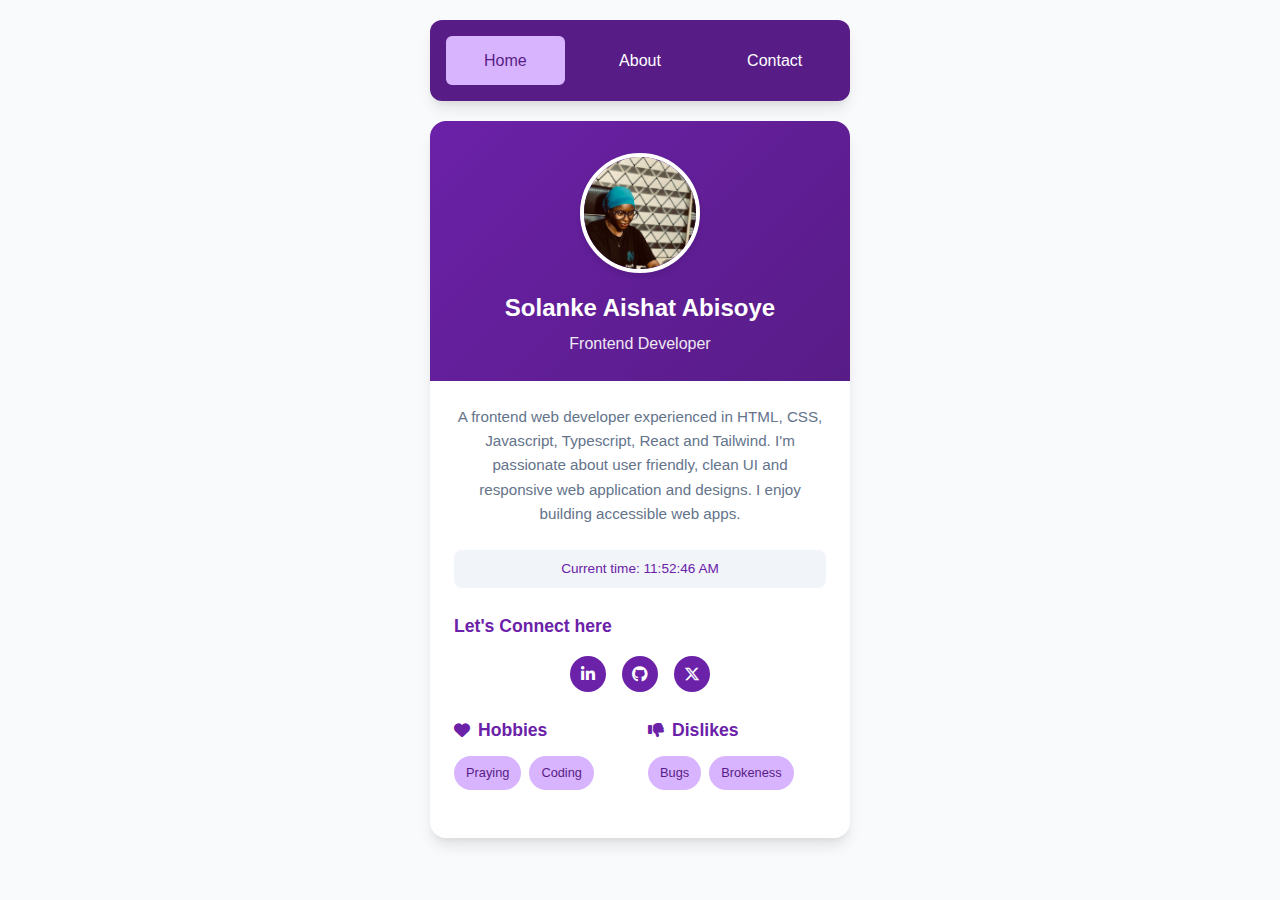
<file: index.html>
<!DOCTYPE html>
<html lang="en">
<head>
    <meta charset="UTF-8">
    <meta name="viewport" content="width=device-width, initial-scale=1.0">
    <title>My Profile Card </title>
    <link rel="stylesheet" href="style.css" />
     <link
    rel="stylesheet"
    href="https://cdnjs.cloudflare.com/ajax/libs/font-awesome/6.5.0/css/all.min.css"
  />
</head>
<body>

    <nav class="navbar" data-testid="nav-bar">
  <a href="index.html" class="active">Home</a>
  <a href="about.html">About</a>
  <a href="contact.html">Contact</a>
</nav>

   <main>

        <article class="profile-card" data-testid="profile-card">
            <div class="card-header">
                <img src="./img/WhatsApp Image 2025-09-11 at 12.45.43_7b23ffd1.jpg" alt="Solanke Aishat Profile" class="profile-img" data-testid="profile-picture">
                <h2 class="name" data-testid="name">Solanke Aishat Abisoye</h2>
                <p class="role" data-testid="role">Frontend Developer</p>
            </div>
            
            <div class="card-body">
                <section class="bio" data-testid="bio">
                    <p>A frontend web developer experienced in HTML, CSS, Javascript, Typescript, React and Tailwind. I'm passionate about user friendly, clean UI and responsive web application and designs. I enjoy building accessible web apps.</p>
                </section>
                
                <div class="time-display" data-testid="profile-time"></div>
                
                <section class="section" data-testid="section">
                    <h3 class="section-title" data-testid="section-title" ></i> Let's Connect here </h3>
                     <div class="social-links" data-testid="social-link">
                    <a href="http://linkedin.com/in/solanke-aishat-133083287" class="social-link" target="_blank">
                        <i class="fab fa-linkedin-in"></i>
                    </a>
                    <a href="https://github.com/solankeaishat04" class="social-link" target="_blank">
                        <i class="fab fa-github"></i>
                    </a>
                    <a href="https://x.com/solankeaisha?s=21" class="social-link" target="_blank">
                        <i class="fab fa-x-twitter"></i >
                    </a>
                </div>
                </section>
                
                <div class="hobbies-dislikes">
                    <section class="section" data-testid="hobbies">
                        <h3 class="section-title"><i class="fas fa-heart"></i> Hobbies</h3>
                        <div class="tags" data-testid="test-user-hobbies">
                            <span class="tag">Praying</span>
                            <span class="tag">Coding</span>
                        </div>
                    </section>
                    
                    <section class="section" data-testid="dislikes">
                        <h3 class="section-title"><i class="fas fa-thumbs-down"></i> Dislikes</h3>
                        <div class="tags" data-testid="test-user-dislikes">
                            <span class="tag">Bugs</span>
                            <span class="tag">Brokeness</span>
                        </div>
                    </section>
                </div>
                
               
            </div>
        </article>
    </main>
</body>

<script src="script.js"> </script>
</html>
</file>
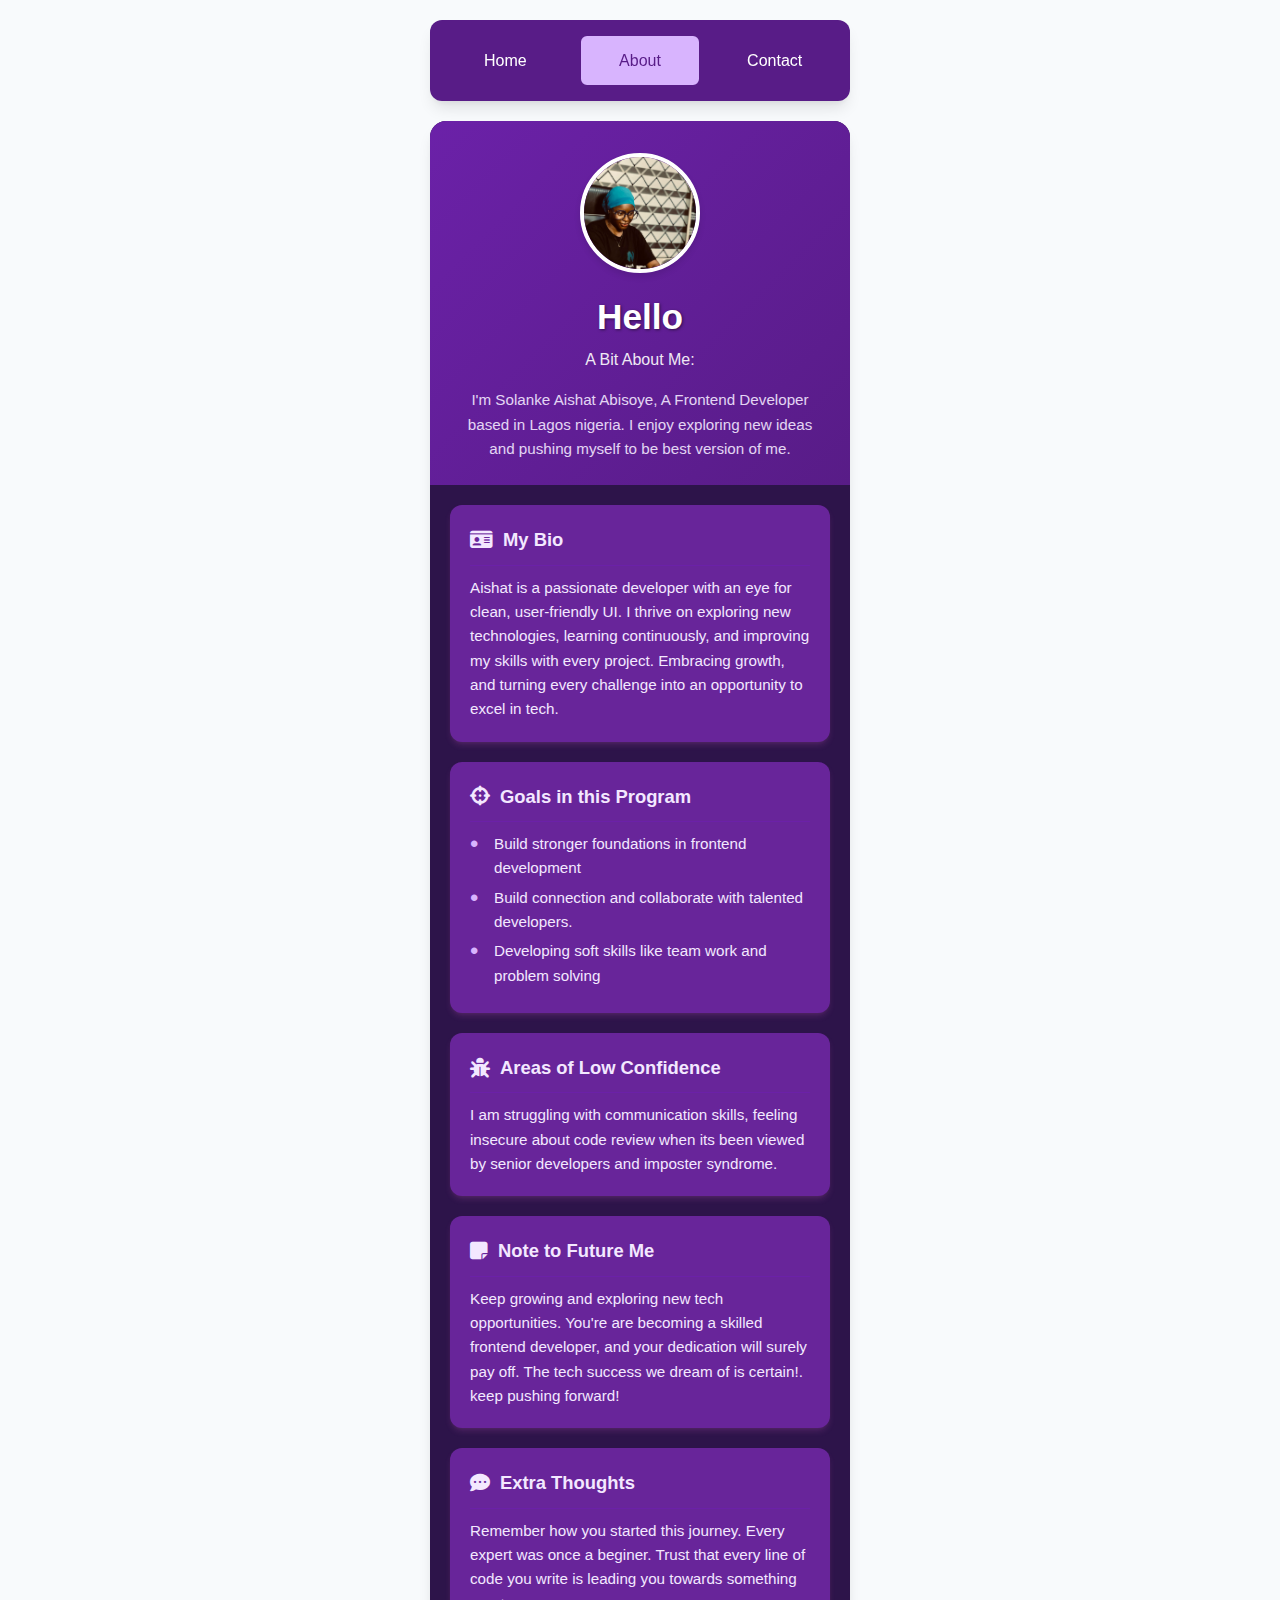
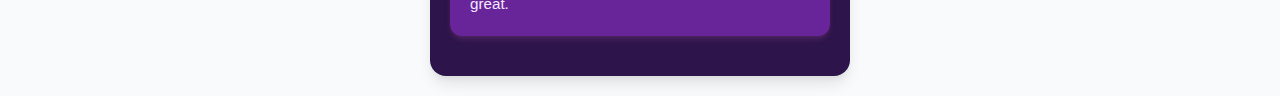
<file: About.html>
<!DOCTYPE html>
<html lang="en">
  <head>
    <meta charset="UTF-8" />
    <meta name="viewport" content="width=device-width, initial-scale=1.0" />
    <title>About Me - Solanke Aishat</title>
    <link rel="stylesheet" href="style.css" />
    <link
      rel="stylesheet"
      href="https://cdnjs.cloudflare.com/ajax/libs/font-awesome/6.5.0/css/all.min.css"
    />
  </head>
  <body>
    <nav class="navbar" data-testid="nav-bar">
      <a href="index.html">Home</a>
      <a href="about.html" class="active">About</a>
      <a href="contact.html">Contact</a>
    </nav>

    <main data-testid="test-about-page" class="about-container">
      <section class="about-hero card-header">
        <img
          src="./img/WhatsApp Image 2025-09-11 at 12.45.43_7b23ffd1.jpg"
          alt="Solanke Aishat Abisoye"
          class="profile-img" 
        />
        <div class="about-intro" data-testid="test-about-intro">
          <h1 class="name">Hello</h1>
          <h2 class="role">A Bit About Me: </h2>
          <p>
            I'm Solanke Aishat Abisoye, A Frontend Developer based in Lagos nigeria. I enjoy exploring new ideas and pushing myself to be best version of me.
          </p>
        </div>
      </section>

      <section class="about-content" data-testid="test-about-content">
        <section class="about-section dark-card" data-testid="test-about-bio">
          <h3><i class="fa-solid fa-id-card"></i> My Bio</h3>
          <p>
          Aishat is a passionate developer with an eye for clean, user-friendly UI.
            I thrive on exploring new technologies, learning continuously, and improving my skills with every project. Embracing growth, and turning every challenge into an opportunity to excel in tech.
          </p>
        </section>

        <section class="about-section dark-card" data-testid="test-about-goals">
          <h3><i class="fa-solid fa-crosshairs"></i> Goals in this Program</h3>
          <ul>
            <li>Build stronger foundations in frontend development</li>
            <li>Build connection and collaborate with talented developers.</li>
            <li>Developing soft skills like team work and problem solving </li>
          </ul>
        </section>

        <section class="about-section dark-card" data-testid="test-about-confidence">
          <h3><i class="fa-solid fa-bug"></i> Areas of Low Confidence</h3>
          <p>
            I am struggling with communication skills, feeling insecure about code review when its been viewed by senior developers and imposter syndrome.
          </p>
        </section>

        <section class="about-section dark-card" data-testid="test-about-future-note">
          <h3><i class="fa-solid fa-note-sticky"></i> Note to Future Me</h3>
          <p>
            Keep growing and exploring new tech opportunities. You're  are becoming a skilled frontend developer, and your dedication will surely pay off. The tech success we dream of is certain!. keep pushing forward!
        </section>

        <section class="about-section dark-card" data-testid="test-about-extra">
          <h3><i class="fa-solid fa-comment-dots"></i> Extra Thoughts</h3>
          <p>
            Remember how you started this journey. Every expert was once a beginer. Trust that every line of code you write is leading you towards something great.
          </p>
        </section>
      </section>
    </main>
  </body>
</html>
</file>
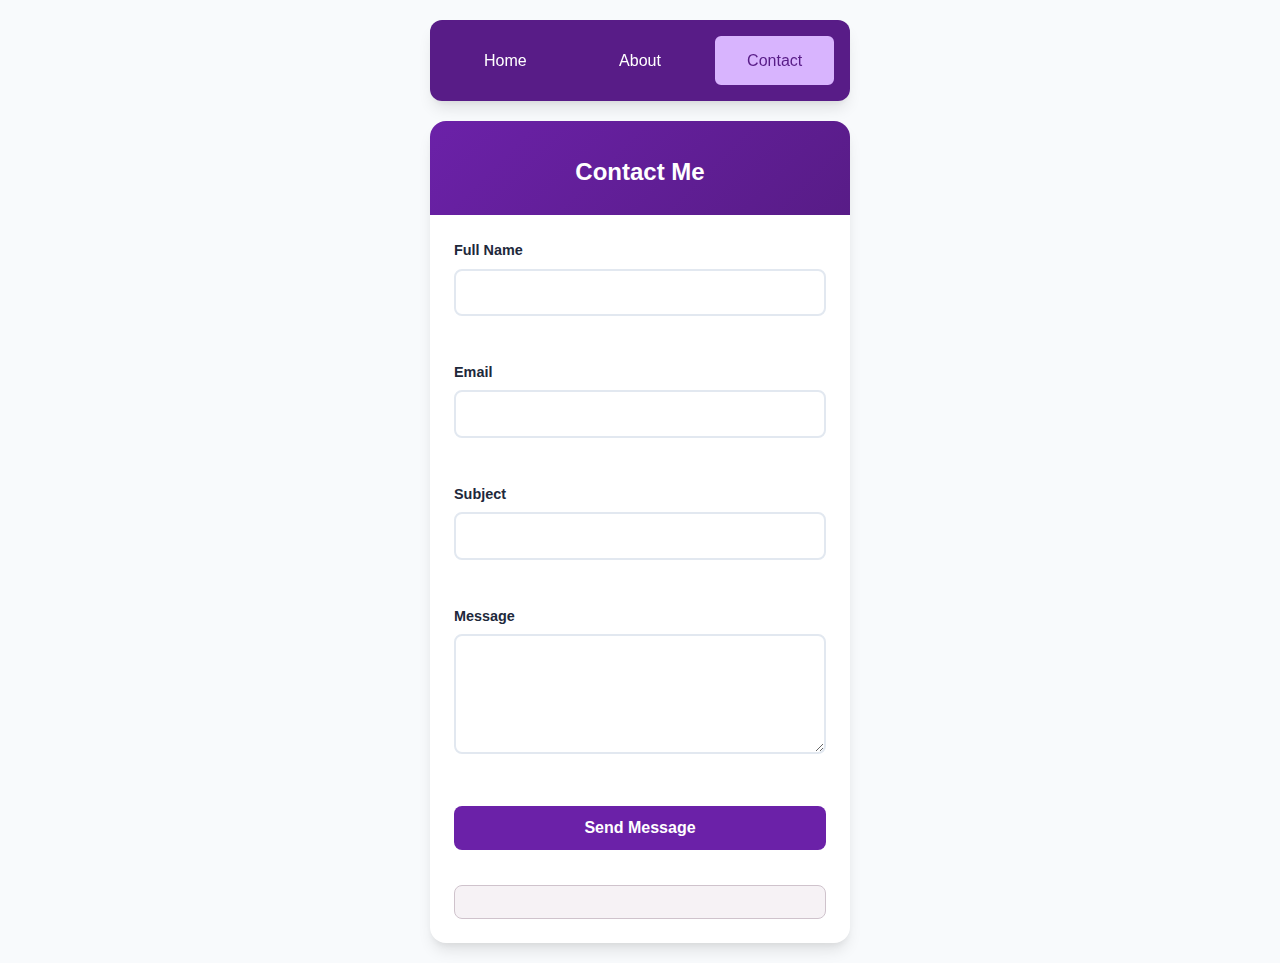
<file: Contact.html>
<!DOCTYPE html>
<html lang="en">
  <head>
    <meta charset="UTF-8" />
    <meta name="viewport" content="width=device-width, initial-scale=1.0" />
    <title>Contact Me - Solanke Aishat</title>
    <link rel="stylesheet" href="style.css" />
  </head>
  <body>
   
    <nav class="navbar" data-testid="nav-bar">
      <a href="index.html">Home</a>
      <a href="about.html">About</a>
      <a href="contact.html" class="active">Contact</a>
    </nav>

    <main>
      <article class="profile-card">
        <div class="card-header">
          <h2>Contact Me</h2>
        </div>

        <div class="card-body">
          <form id="contactForm" novalidate>
            <div class="form-group">
              <label for="name">Full Name</label>
              <input
                type="text"
                id="name"
                data-testid="test-contact-name"
                aria-describedby="error-name"
              />
              <small id="error-name" class="error" data-testid="test-contact-error-name"></small>
            </div>

            <div class="form-group">
              <label for="email">Email</label>
              <input
                type="email"
                id="email"
                data-testid="test-contact-email"
                aria-describedby="error-email"
              />
              <small id="error-email" class="error" data-testid="test-contact-error-email"></small>
            </div>

            <div class="form-group">
              <label for="subject">Subject</label>
              <input
                type="text"
                id="subject"
                data-testid="test-contact-subject"
                aria-describedby="error-subject"
              />
              <small id="error-subject" class="error" data-testid="test-contact-error-subject"></small>
            </div>

            <div class="form-group">
              <label for="message">Message</label>
              <textarea
                id="message"
                rows="5"
                data-testid="test-contact-message"
                aria-describedby="error-message"
              ></textarea>
              <small id="error-message" class="error" data-testid="test-contact-error-message"></small>
            </div>

            <button type="submit" class="btn" data-testid="test-contact-submit">
              Send Message
            </button>

            <p id="success" class="success" data-testid="test-contact-success"></p>
          </form>
        </div>
      </article>
    </main>

    <script src="script.js"></script>
  </body>
</html>
</file>
<file: style.css>
:root {
    --primary: #6b21a8;
    --primary-light: #d8b4fe;
    --primary-dark: #581c87;
    --bg: #f8fafc;
    --card-bg: #ffffff;
    --text-dark: #1e293b;
    --text-light: #64748b;
    --border: #e2e8f0;
    --shadow: 0 10px 15px -3px rgba(0, 0, 0, 0.1), 0 4px 6px -2px rgba(0, 0, 0, 0.05);
    --error: #dc2626;
    --success: #16a34a;
    --about-bg-dark: #2D144A;

    --about-bg-dark:#2D144A;
    --about-card-dark: #68259A; 
    --about-text-light: #f3e8ff; 
    --about-text-primary: #D8B4FE; 
    --about-border-dark: #6B21A8;

}

* {
    margin: 0;
    padding: 0;
    box-sizing: border-box;
    font-family: 'Segoe UI', Tahoma, Geneva, Verdana, sans-serif;
}

body {
    background: var(--bg);
    color: var(--text-dark);
    line-height: 1.6;
    padding: 0;
    min-height: 100vh;
    display: flex;
    flex-direction: column;
    align-items: center;
}


.navbar {
    display: flex;
    justify-content: center;
    gap: 1rem;
    background: var(--primary-dark);
    padding: 1rem;
    position: sticky;
    top: 20px;
    z-index: 1000;
    box-shadow: var(--shadow);
    border-radius: 12px;
    margin: 20px auto 0;
    max-width: 420px;
    width: calc(100% - 40px);
}

.navbar a {
    background: transparent;
    color: #fff;
    padding: 0.6rem 1.2rem;
    border-radius: 6px;
    text-decoration: none;
    font-weight: 500;
    transition: all 0.3s ease;
    border: 2px solid transparent;
    flex: 1;
    text-align: center;
}

.navbar a:hover {
    background: var(--primary);
    transform: translateY(-2px);
}

.navbar a.active {
    background: var(--primary-light);
    color: var(--primary-dark);
    border-color: var(--primary-light);
}


main {
    max-width: 420px;
    margin: 20px auto 20px;
    padding: 0 ;
    width: 100%;
}


.profile-card {
    background: var(--card-bg);
    border-radius: 16px;
    box-shadow: var(--shadow);
    width: 100%;
    overflow: hidden;
    transition: transform 0.3s ease, box-shadow 0.3s ease;
    margin-bottom: 20px;
}

.profile-card:hover {
    transform: translateY(-5px);
    box-shadow: 0 20px 25px -5px rgba(0, 0, 0, 0.1), 0 10px 10px -5px rgba(0, 0, 0, 0.04);
}

.card-header {
    background: linear-gradient(135deg, var(--primary), var(--primary-dark));
    color: white;
    padding: 2rem 1.5rem 1.5rem;
    text-align: center;
    position: relative;
}

.profile-img {
    width: 120px;
    height: 120px;
    border-radius: 50%;
    object-fit: cover;
    border: 4px solid white;
    margin: 0 auto 1rem;
    display: block;
    box-shadow: 0 4px 6px rgba(0, 0, 0, 0.1);
}

.name {
    font-size: 1.5rem;
    font-weight: 700;
    margin-bottom: 0.25rem;
}

.role {
    font-size: 1rem;
    opacity: 0.9;
    font-weight: 500;
}

.card-body {
    padding: 1.5rem;
}

.bio {
    text-align: center;
    color: var(--text-light);
    margin-bottom: 1.5rem;
    font-size: 0.95rem;
}

.time-display {
    text-align: center;
    font-size: 0.85rem;
    color: var(--primary);
    margin-bottom: 1.5rem;
    padding: 0.5rem;
    background: #f1f5f9;
    border-radius: 8px;
}

.section {
    margin-bottom: 1.5rem;
}

.section-title {
    font-size: 1.1rem;
    color: var(--primary);
    margin-bottom: 0.75rem;
    display: flex;
    align-items: center;
    gap: 0.5rem;
}

.section-title i {
    font-size: 1rem;
}

.hobbies-dislikes {
    display: grid;
    grid-template-columns: 1fr 1fr;
    gap: 1rem;
}

.tags {
    display: flex;
    flex-wrap: wrap;
    gap: 0.5rem;
}

.tag {
    background: var(--primary-light);
    color: var(--primary-dark);
    padding: 0.4rem 0.75rem;
    border-radius: 20px;
    font-size: 0.8rem;
    font-weight: 500;
}

.social-links {
    display: flex;
    justify-content: center;
    gap: 1rem;
    margin-top: 1rem;
}

.social-link {
    display: flex;
    align-items: center;
    justify-content: center;
    width: 36px;
    height: 36px;
    background: var(--primary);
    color: white;
    border-radius: 50%;
    text-decoration: none;
    transition: all 0.2s ease;
}

.social-link:hover {
    background: var(--primary-dark);
    transform: translateY(-2px);
}

.about-container[data-testid="test-about-page"] {
    background-color: var(--about-bg-dark); 
    color: var(--about-text-light); 
    padding: 0px;
    border-radius: 16px; 
    box-shadow: var(--shadow);
}


.about-hero.card-header { 
    background: linear-gradient(135deg, var(--primary), var(--primary-dark));
    color: white; 
    border-radius: 16px 16px 0 0; 
    margin-bottom: 0;
    padding: 2rem 1.5rem 1.5rem; 
    text-align: center; 
    position: relative;
    box-shadow: none; 
}

.about-hero .about-intro h1{ 
    font-size: 2.2rem;
    font-weight: 900; 
    color: white; 
    margin-bottom: 0.1rem;
    text-shadow: 1px 1px 3px rgba(0, 0, 0, 0.5);
}

.about-intro .about-intro h2{ 
    font-size: 1.2rem;
    font-weight: 700;
    color: var(--about-text-primary); 
    margin-bottom: 1rem;
}
.about-hero .profile-img {
    width: 120px;
    height: 120px;
    border-radius: 50%;
    object-fit: cover;
    border: 4px solid white; 
    margin: 0 auto 1rem;
    display: block;
    box-shadow: 0 4px 6px rgba(0, 0, 0, 0.1);
}

.about-hero .name {
    font-size: 1.5rem;
    font-weight: 700;
    margin-bottom: 0.25rem;
    color: white;
}

.about-hero .role {
    font-size: 1rem;
    opacity: 0.9;
    font-weight: 500;
    color: white; 
}

.about-hero p { 
    font-size: 0.95rem;
    opacity: 0.9;
    color: #f3e8ff; 
    margin-top: 1rem;
    margin-top: 1rem;
}



.about-content {
    padding: 20px; 
    border-radius: 0 0 16px 16px; 
}


.dark-card {
    background: var(--about-card-dark); 
    padding: 20px;
    border-radius: 12px;
    box-shadow: 0 4px 6px -1px rgba(202, 93, 188, 0.2), 0 2px 4px -2px rgba(205, 93, 175, 0.1);
    margin-bottom: 20px; 
    transition: transform 0.3s ease, box-shadow 0.3s ease;
}

.dark-card:hover {
    transform: translateY(-2px);
    box-shadow: 0 10px 15px -3px  rgba(218, 65, 216, 0.2), 0 2px 4px -2px rgba(227, 87, 190, 0.1);
}

.about-section h3 {
  
    color: #f3e8ff;
    font-size: 1.15rem;
    font-weight: 600;
    margin-bottom: 10px;
    padding-bottom: 10px;
    border-bottom: 1px solid var(--about-border-dark); 
    display: flex;
    align-items: center;
    gap: 10px; 
}

.about-section h3 i {
    
    font-size: 1.25rem;
    color: #f3e8ff;
}

.about-section p, .about-section li {
    color: #f3e8ff;
    font-size: 0.95rem;
    line-height: 1.6;
}


.about-section ul {
    list-style: none; 
    padding-left: 0;
}

.about-section ul li {
    padding-left: 1.5rem; 
    position: relative;
    margin-bottom: 5px;
}


.about-section ul li::before {
    content: "\2022"; 
    color: var(--about-text-primary); 
    font-size: 1.5rem;
    line-height: 1;
    position: absolute;
    left: 0;
}
form {
    display: flex;
    flex-direction: column;
    gap: 1.2rem;
}

.form-group {
    display: flex;
    flex-direction: column;
    gap: 0.4rem;
}

.form-group label {
    font-weight: 600;
    color: var(--text-dark);
    font-size: 0.9rem;
}

input,
textarea {
    padding: 0.8rem;
    border: 2px solid var(--border);
    border-radius: 8px;
    outline: none;
    transition: border 0.3s ease;
    font-size: 1rem;
    width: 100%;
}

input:focus,
textarea:focus {
    border-color: var(--primary);
    box-shadow: 0 0 0 3px rgba(107, 33, 168, 0.1);
}

input.invalid,
textarea.invalid {
    border-color: var(--error);
}

.error {
    color: var(--error);
    font-size: 0.8rem;
    min-height: 1.2rem;
    display: block;
}

.success {
    color: var(--success);
    font-weight: 500;
    text-align: center;
    margin-top: 1rem;
    padding: 1rem;
    background: #f6f2f5;
    border: 1px solid #cfc3cc;
    border-radius: 8px;
}

.btn {
    background: var(--primary);
    color: white;
    padding: 0.8rem 1.5rem;
    border: none;
    border-radius: 8px;
    cursor: pointer;
    transition: background 0.3s ease;
    font-size: 1rem;
    font-weight: 600;
    margin-top: 0.5rem;
}

.btn:hover {
    background: var(--primary-dark);
    transform: translateY(-1px);
}

.btn:active {
    transform: translateY(0);
}


@media (max-width: 480px) {
    .navbar {
        padding: 0.8rem;
        gap: 0.5rem;
        margin: 15px auto 0;
        width: calc(100% - 30px);
    }
    
    .navbar a {
        padding: 0.5rem 0.8rem;
        font-size: 0.9rem;
    }
    
    main {
        margin: 15px auto 15px;
        padding: 0 15px;
    }
    
    .profile-card {
        max-width: 100%;
    }
    
    .hobbies-dislikes {
        grid-template-columns: 1fr;
        gap: 1rem;
    }
    
    .card-header {
        padding: 1.5rem 1rem 1rem;
    }
    
    .card-body {
        padding: 1.25rem;
    }
    
    .profile-img {
        width: 100px;
        height: 100px;
    }
    
    .name {
        font-size: 1.3rem;
    }
}

@media (max-width: 360px) {
    .navbar {
        flex-direction: column;
        gap: 0.5rem;
        padding: 0.8rem;
        top: 10px;
    }
    
    .navbar a {
        text-align: center;
        padding: 0.6rem;
    }
    
    main {
        margin: 100px auto 15px;
    }
}


.profile-card {
    max-width: 420px;
    margin: 0 auto;
}


html {
    scroll-behavior: smooth;
}


@media (max-height: 700px) {
    .navbar {
        top: 10px;
    }
    
    main {
        margin: 15px auto 15px;
    }
}

@media (max-width: 600px) {
    .about-container[data-testid="test-about-page"] {
        padding: 15px;
    }
}
</file>
